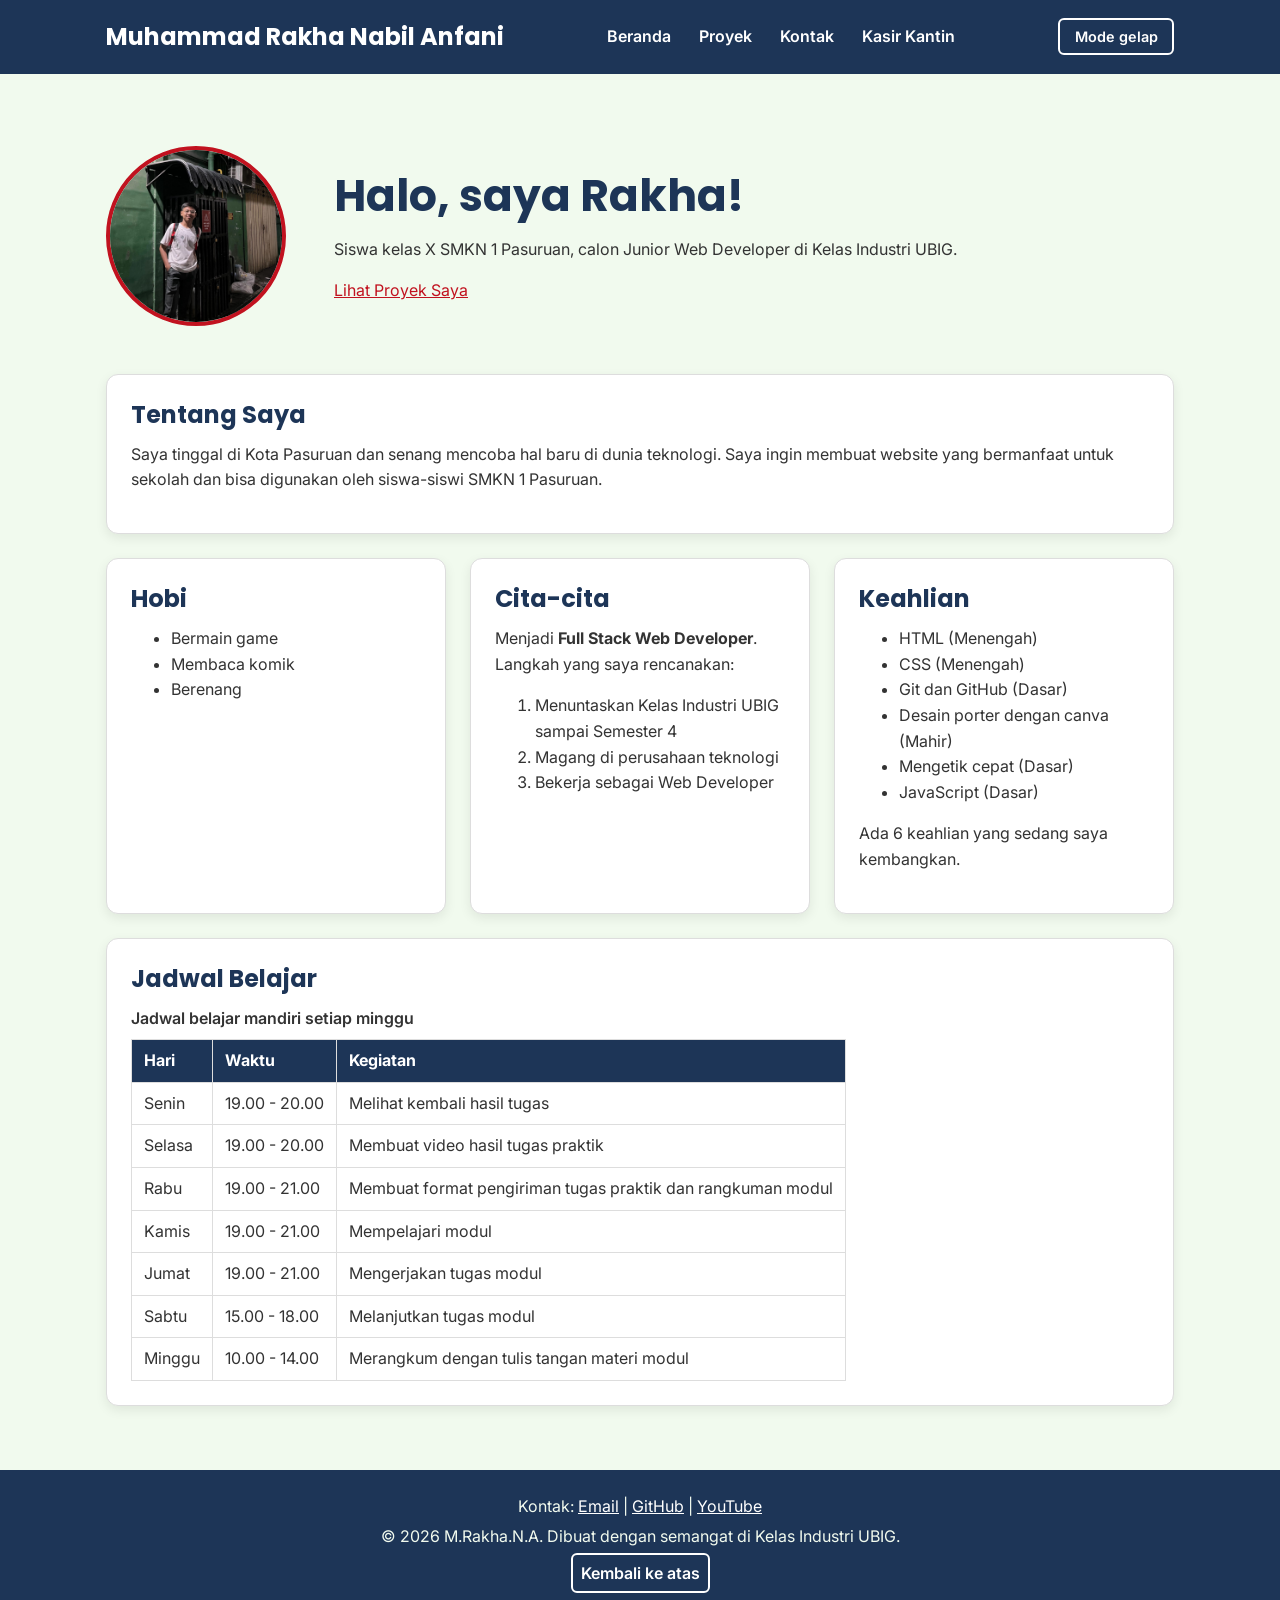
<file: index.html>
<!DOCTYPE html>
<html lang="id">
<head>
  <meta charset="UTF-8">
  <meta name="viewport" content="width=device-width, initial-scale=1.0">
  <meta name="description" content="Portofolio Muhammad Rakha Nabil Anfani, siswa SMK calon Junior Web Developer di Kelas Industri UBIG.">
  <title>Muhammad Rakha Nabil Anfani | Beranda</title>
  <link rel="icon" href="img/RkhMlgKtk.png">
  <link rel="preconnect" href="https://fonts.googleapis.com">
  <link rel="preconnect" href="https://fonts.gstatic.com" crossorigin>
  <link href="https://fonts.googleapis.com/css2?family=Inter:wght@400;600&family=Poppins:wght@600;700&display=swap" rel="stylesheet">
  <link rel="stylesheet" href="css/style.css">
  <script src="js/main.js" defer></script>
</head>
<body>
  <header>
    <div class="container navbar">
      <h1>Muhammad Rakha Nabil Anfani</h1>
      <nav class="menu-laptop">
        <ul>
          <li><a href="index.html">Beranda</a></li>
          <li><a href="proyek.html">Proyek</a></li>
          <li><a href="kontak.html">Kontak</a></li>
          <li><a href="kasir-kantin/kasirKantinSMKN1Pasuruan.html">Kasir Kantin</a></li>
        </ul>
      </nav>
      <button type="button" id="tombol-tema" class="tombol-tema">Mode gelap</button>
      <!-- Tantangan: menu ponsel yang bisa dibuka-tutup -->
      <details class="menu-ponsel">
        <summary>Menu</summary>
        <nav>
          <ul>
            <li><a href="index.html">Beranda</a></li>
            <li><a href="proyek.html">Proyek</a></li>
            <li><a href="kontak.html">Kontak</a></li>
            <li><a href="kasir-kantin/kasirKantinSMKN1Pasuruan.html">Kasir Kantin</a></li>
          </ul>
        </nav>
      </details>
    </div>
  </header>

  <main>
    <div class="container">
      <section class="hero">
        <img src="img/RkhMlgKtk.png" alt="Foto profil M.Rakha Nabil A." width="180" height="180">
        <div>
          <h2>Halo, saya Rakha!</h2>
          <p>Siswa kelas X SMKN 1 Pasuruan, calon Junior Web Developer di Kelas Industri UBIG.</p>
          <a href="proyek.html" class="tombol">Lihat Proyek Saya</a>
        </div>
      </section>

      <section class="kartu">
        <h2>Tentang Saya</h2>
        <p>Saya tinggal di Kota Pasuruan dan senang mencoba hal baru di dunia teknologi. Saya ingin membuat website yang bermanfaat untuk sekolah dan bisa digunakan oleh siswa-siswi SMKN 1 Pasuruan.</p>
      </section>

      <div class="daftar-kartu">
        <section class="kartu">
          <h2>Hobi</h2>
          <ul>
            <li>Bermain game</li>
            <li>Membaca komik</li>
            <li>Berenang</li>
          </ul>
        </section>

        <section class="kartu">
          <h2>Cita-cita</h2>
          <p>Menjadi <strong>Full Stack Web Developer</strong>. Langkah yang saya rencanakan:</p>
          <ol>
            <li>Menuntaskan Kelas Industri UBIG sampai Semester 4</li>
            <li>Magang di perusahaan teknologi</li>
            <li>Bekerja sebagai Web Developer</li>
          </ol>
        </section>

        <section class="kartu">
          <h2>Keahlian</h2>
          <ul id="daftar-skill"></ul>
          <p id="jumlah-skill"></p>
        </section>
      </div>

      <section class="kartu">
        <h2>Jadwal Belajar</h2>
        <table>
          <caption>Jadwal belajar mandiri setiap minggu</caption>
          <thead>
            <tr>
              <th>Hari</th>
              <th>Waktu</th>
              <th>Kegiatan</th>
            </tr>
          </thead>
          <tbody>
             <tr>
              <td>Senin</td>
              <td>19.00 - 20.00</td>
              <td>Melihat kembali hasil tugas</td>
            </tr>
            <tr>
              <td>Selasa</td>
              <td>19.00 - 20.00</td>
              <td>Membuat video hasil tugas praktik</td>
            </tr>
            <tr>
              <td>Rabu</td>
              <td>19.00 - 21.00</td>
              <td>Membuat format pengiriman tugas praktik dan rangkuman modul</td>
            </tr>
            <tr>
              <td>Kamis</td>
              <td>19.00 - 21.00</td>
              <td>Mempelajari modul</td>
            </tr>
            <tr>
              <td>Jumat</td>
              <td>19.00 - 21.00</td>
              <td>Mengerjakan tugas modul</td>
            </tr>
            <tr>
              <td>Sabtu</td>
              <td>15.00 - 18.00</td>
              <td>Melanjutkan tugas modul</td>
            </tr>
            <tr>
              <td>Minggu</td>
              <td>10.00 - 14.00</td>
              <td>Merangkum dengan tulis tangan materi modul </td>
            </tr>
          </tbody>
        </table>
      </section>
    </div>
  </main>

  <footer>
    <p>Kontak: <a href="mailto:M.Rakha.Nabil.A@gmail.com">Email</a> |
      <a href="https://github.com/Rakhaa01" target="_blank">GitHub</a> |
      <a href="https://www.youtube.com/@M.Rakha0" target="_blank">YouTube</a></p>
    <p>&copy; 2026 M.Rakha.N.A. Dibuat dengan semangat di Kelas Industri UBIG.</p>
    <button type="button" id="tombol-atas" class="tombol-atas">Kembali ke atas</button>
  </footer>
</body>
</html>
</file>
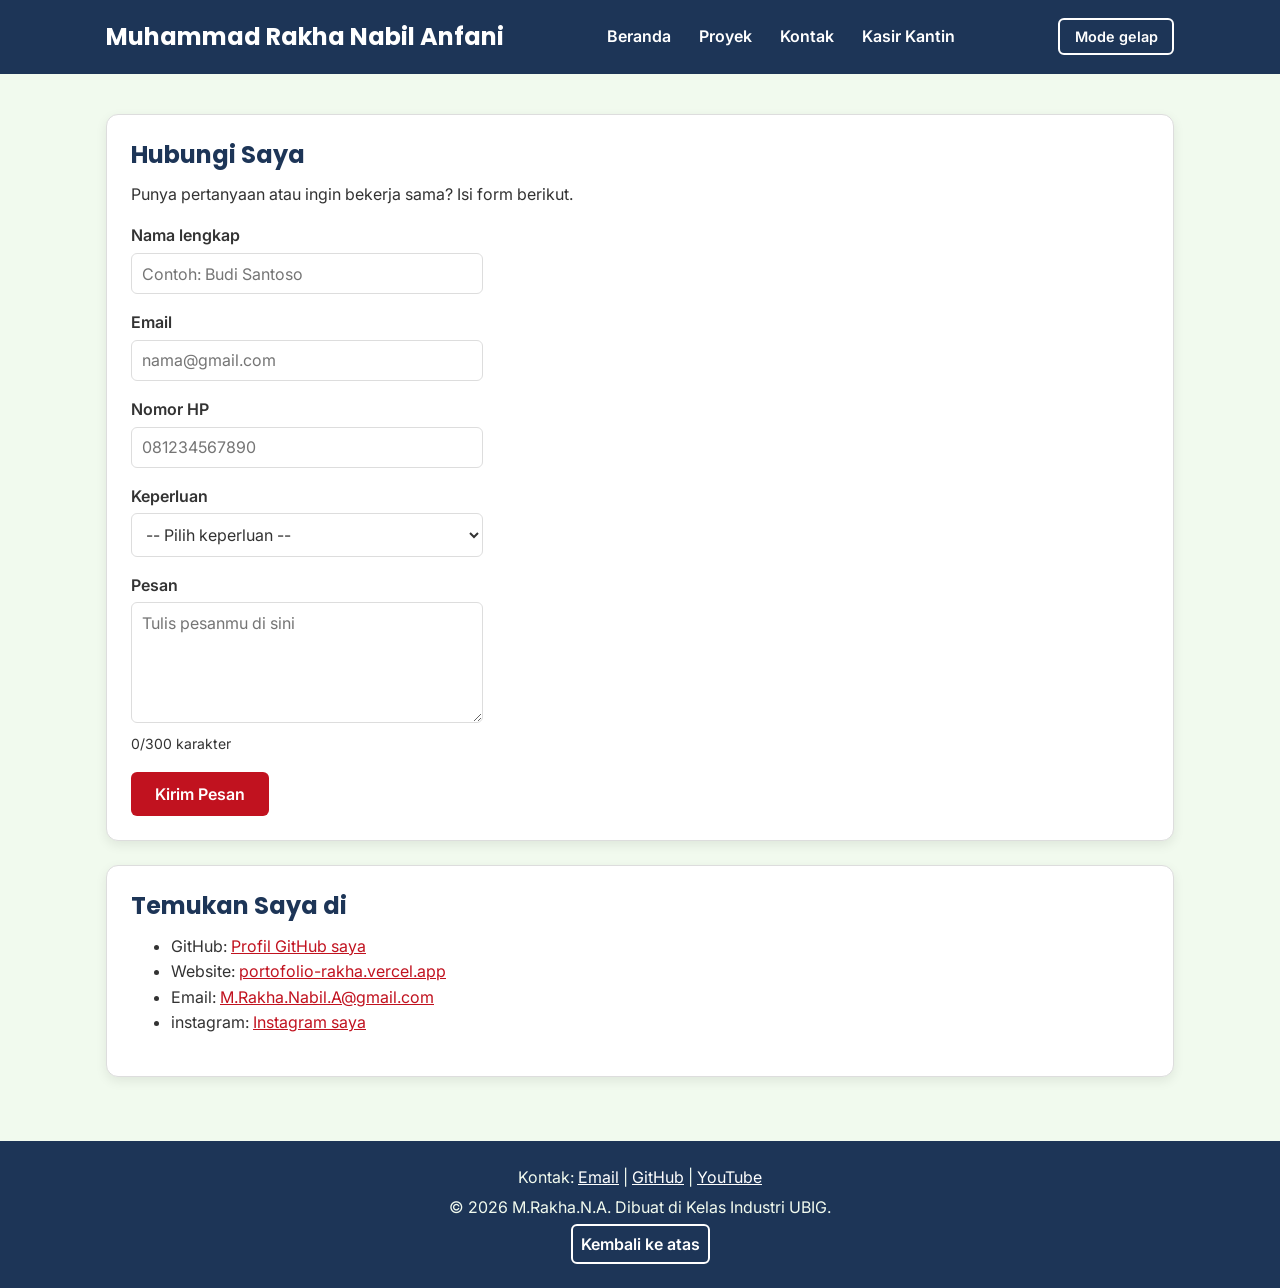
<file: kontak.html>
<!DOCTYPE html>
<html lang="id">
<head>
  <meta charset="UTF-8">
  <meta name="viewport" content="width=device-width, initial-scale=1.0">
  <meta name="description" content="Hubungi Muhammad Rakha Nabil Anfani melalui form kontsk, email, atau GitHub.">
  <title>Muhammad Rakha Nabil Anfani | Kontak</title>
  <link rel="icon" href="img/RkhMlgKtk.png">
  <link rel="preconnect" href="https://fonts.googleapis.com">
  <link rel="preconnect" href="https://fonts.gstatic.com" crossorigin>
  <link href="https://fonts.googleapis.com/css2?family=Inter:wght@400;600&family=Poppins:wght@600;700&display=swap" rel="stylesheet">
  <link rel="stylesheet" href="css/style.css">
  <script src="js/main.js" defer></script>
</head>
<body>
  <header>
    <div class="container navbar">
      <h1>Muhammad Rakha Nabil Anfani</h1>
      <nav class="menu-laptop">
        <ul>
          <li><a href="index.html">Beranda</a></li>
          <li><a href="proyek.html">Proyek</a></li>
          <li><a href="kontak.html">Kontak</a></li>
          <li><a href="kasir-kantin/kasirKantinSMKN1Pasuruan.html">Kasir Kantin</a></li>
        </ul>
      </nav>
      <button type="button" id="tombol-tema" class="tombol-tema">Mode gelap</button>
      <!-- Tantangan: menu ponsel yang bisa dibuka-tutup -->
      <details class="menu-ponsel">
        <summary>Menu</summary>
        <nav>
          <ul>
            <li><a href="index.html">Beranda</a></li>
            <li><a href="proyek.html">Proyek</a></li>
            <li><a href="kontak.html">Kontak</a></li>
            <li><a href="kasir-kantin/kasirKantinSMKN1Pasuruan.html">Kasir Kantin</a></li>
          </ul>
        </nav>
      </details>
    </div>
  </header>

  <main>
    <div class="container">
      <section class="kartu">
        <h2>Hubungi Saya</h2>
        <p>Punya pertanyaan atau ingin bekerja sama? Isi form berikut.</p>

        <form>
          <p>
            <label for="nama">Nama lengkap</label><br>
            <input type="text" id="nama" name="nama" placeholder="Contoh: Budi Santoso" required>
          </p>
          <p>
            <label for="email">Email</label><br>
            <input type="email" id="email" name="email" placeholder="nama@gmail.com" required>
          </p>
          <p>
            <label for="hp">Nomor HP</label><br>
            <input type="tel" id="hp" name="hp" placeholder="081234567890" required>
          </p>
          <p>
            <label for="keperluan">Keperluan</label><br>
            <select id="keperluan" name="keperluan" required>
              <option value="">-- Pilih keperluan --</option>
              <option value="bertanya">Bertanya</option>
              <option value="kerja-sama">Kerja sama proyek</option>
              <option value="lainnya">Lainnya</option>
            </select>
          </p>
          <p>
            <label for="pesan">Pesan</label><br>
            <textarea id="pesan" name="pesan" rows="5" cols="40" maxlength="300" placeholder="Tulis pesanmu di sini" required></textarea><br>
            <span id="hitung-karakter" class="keterangan">0/300 karakter</span>
          </p>
          <button type="submit">Kirim Pesan</button>
        </form>
      </section>
      <section class="kartu">
        <h2>Temukan Saya di</h2>
          <ul>
            <li>GitHub: <a href="https://github.com/Rakhaa01" target="_blank">Profil GitHub saya</a></li>
            <li>Website: <a href="https://portofolio-rakha-gamma.vercel.app/">portofolio-rakha.vercel.app</a></li>
            <li>Email: <a href="mailto:M.Rakha.Nabil.A@gmail.com">M.Rakha.Nabil.A@gmail.com</a></li>
            <li>instagram: <a href="https://www.instagram.com/m_rakhaa_/">Instagram saya</a></li>
           </ul>
      </section>
    </div>
  </main>

  <footer>
    <p>Kontak: <a href="mailto:M.Rakha.Nabil.A@gmail.com">Email</a> |
      <a href="https://github.com/Rakhaa01" target="_blank">GitHub</a> |
      <a href="https://www.youtube.com/@M.Rakha0" target="_blank">YouTube</a></p>
    <p>&copy; 2026 M.Rakha.N.A. Dibuat di Kelas Industri UBIG.</p>
    <button type="button" id="tombol-atas" class="tombol-atas">Kembali ke atas</button>
  </footer>
</body>
</html>
</file>
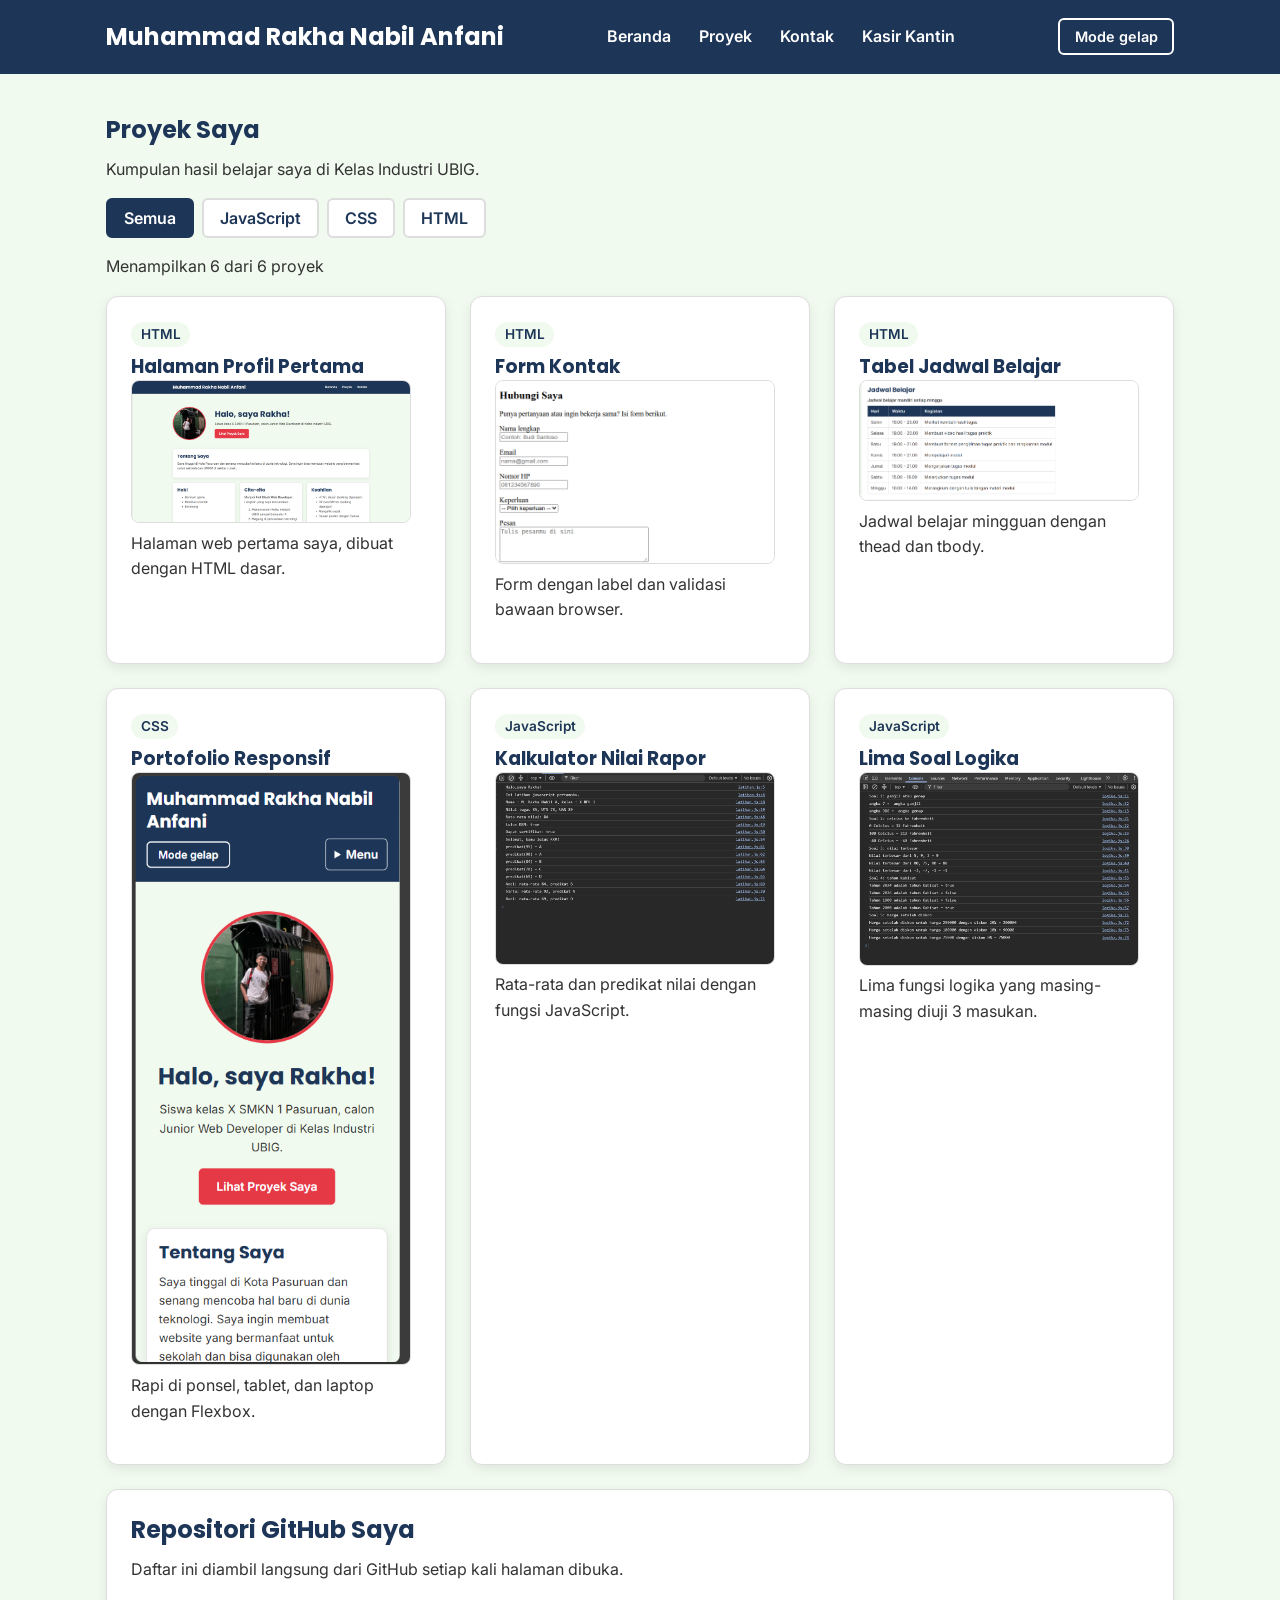
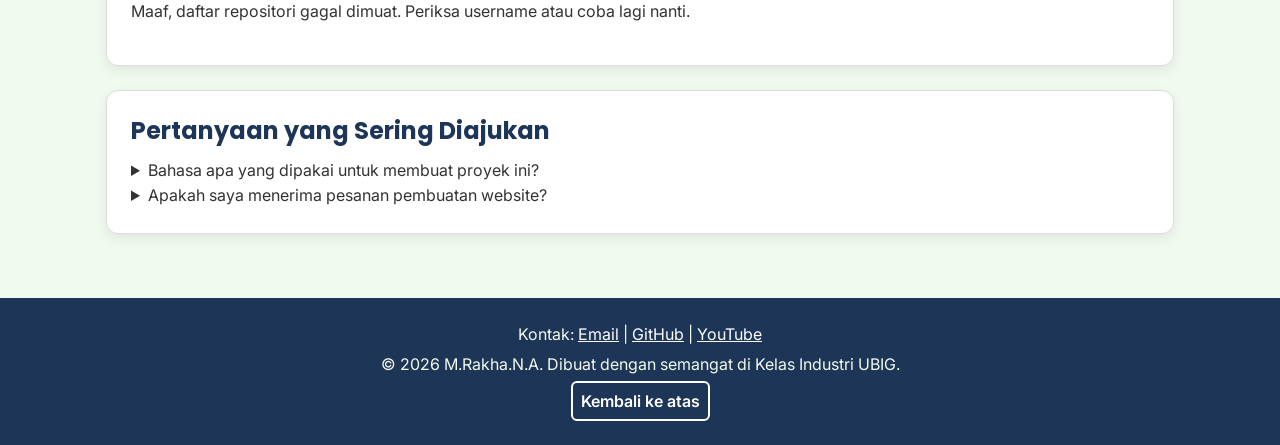
<file: proyek.html>
<!DOCTYPE html>
<html lang="id">
<head>
  <meta charset="UTF-8">
  <meta name="viewport" content="width=device-width, initial-scale=1.0">
  <meta name="description" content="Daftar proyek HTML, CSS, dan JavaScript karya Muhammad Rakha NAbil Anfani beserta repositori GitHub terbarunya.">
  <title>Muhammad Rakha Nabil Anfani | Proyek</title>
  <link rel="icon" href="img/RkhMlgKtk.png">
  <link rel="preconnect" href="https://fonts.googleapis.com">
  <link rel="preconnect" href="https://fonts.gstatic.com" crossorigin>
  <link href="https://fonts.googleapis.com/css2?family=Inter:wght@400;600&family=Poppins:wght@600;700&display=swap" rel="stylesheet">
  <link rel="stylesheet" href="css/style.css">
  <script src="js/main.js" defer></script>
</head>
<body>
  <header>
    <div class="container navbar">
      <h1>Muhammad Rakha Nabil Anfani</h1>
      <nav class="menu-laptop">
        <ul>
          <li><a href="index.html">Beranda</a></li>
          <li><a href="proyek.html">Proyek</a></li>
          <li><a href="kontak.html">Kontak</a></li>
          <li><a href="kasir-kantin/kasirKantinSMKN1Pasuruan.html">Kasir Kantin</a></li>
        </ul>
      </nav>
      <button type="button" id="tombol-tema" class="tombol-tema">Mode gelap</button>
      <!-- Tantangan: menu ponsel yang bisa dibuka-tutup -->
      <details class="menu-ponsel">
        <summary>Menu</summary>
        <nav>
          <ul>
            <li><a href="index.html">Beranda</a></li>
            <li><a href="proyek.html">Proyek</a></li>
            <li><a href="kontak.html">Kontak</a></li>
            <li><a href="kasir-kantin/kasirKantinSMKN1Pasuruan.html">Kasir Kantin</a></li>
          </ul>
        </nav>
      </details>
    </div>
  </header>

  <main>
    <div class="container">
      <section>
        <h2>Proyek Saya</h2>
        <p>Kumpulan hasil belajar saya di Kelas Industri UBIG.</p>

        <div class="filter">
          <button type="button" class="tombol-filter aktif" id="filter-semua">Semua</button>
          <button type="button" class="tombol-filter" id="filter-javascript">JavaScript</button>
          <button type="button" class="tombol-filter" id="filter-css">CSS</button>
          <button type="button" class="tombol-filter" id="filter-html">HTML</button>
        </div>

        <p id="jumlah-proyek"></p>

        <div class="daftar-kartu" id="daftar-proyek"></div>
      </section>

      <!-- FAQ dengan details dan summary -->
      <section class="kartu">
        <h2>Repositori GitHub Saya</h2>
        <p>Daftar ini diambil langsung dari GitHub setiap kali halaman dibuka.</p>
        <p id="status-repo"></p>
        <ul id="daftar-repo"></ul>
      </section>
      
      <section class="kartu">
        <h2>Pertanyaan yang Sering Diajukan</h2>
        <details>
          <summary>Bahasa apa yang dipakai untuk membuat proyek ini?</summary>
          <p>Proyek di halaman ini dibuat dengan HTML, CSS, dan JavaScript. Pilih tombol kategori di atas untuk melihat proyek per bahasa.</p>
        </details>
        <details>
          <summary>Apakah saya menerima pesanan pembuatan website?</summary>
          <p>Belum, saya masih belajar. Namun kamu tetap boleh menghubungi saya melalui halaman Kontak.</p>
        </details>
      </section>
    </div>
  </main>

  <footer>
    <p>Kontak: <a href="mailto:M.Rakha.Nabil.A@gmail.com">Email</a> |
      <a href="https://github.com/Rakhaa01" target="_blank">GitHub</a> |
      <a href="https://www.youtube.com/@M.Rakha0" target="_blank">YouTube</a></p>
    <p>&copy; 2026 M.Rakha.N.A. Dibuat dengan semangat di Kelas Industri UBIG.</p>
    <button type="button" id="tombol-atas" class="tombol-atas">Kembali ke atas</button>
  </footer>
</body>
</html>
</file>
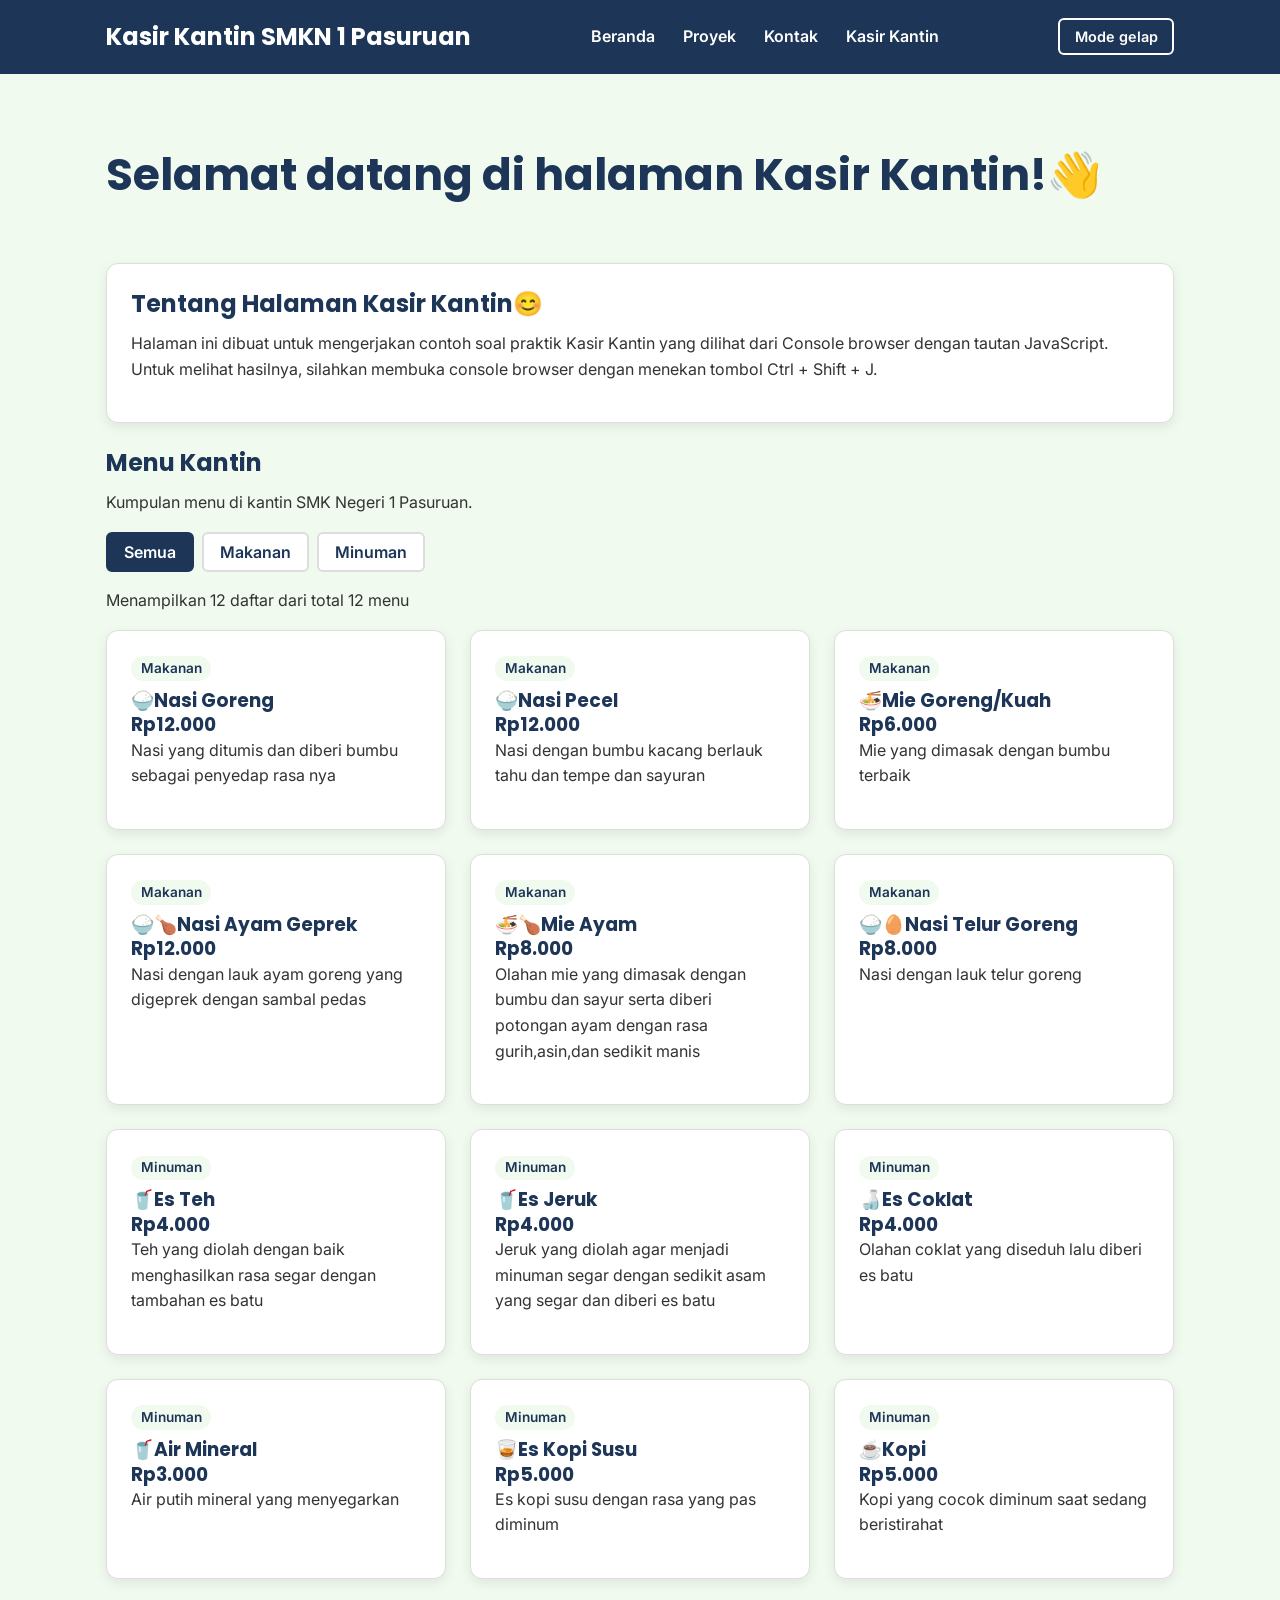
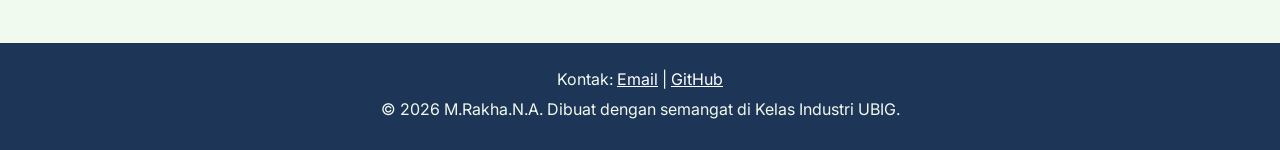
<file: kasir-kantin/kasirKantinSMKN1Pasuruan.html>
<!DOCTYPE html>
<html lang="id">
<head>
  <meta charset="UTF-8">
  <meta name="viewport" content="width=device-width, initial-scale=1.0">
  <title>Kasir Kantin SMKN 1 Pasuruan</title>
  <link rel="icon" href="../img/RkhMlgKtk.png">
  <link rel="preconnect" href="https://fonts.googleapis.com">
  <link rel="preconnect" href="https://fonts.gstatic.com" crossorigin>
  <link href="https://fonts.googleapis.com/css2?family=Inter:wght@400;600&family=Poppins:wght@600;700&display=swap" rel="stylesheet">
  <link rel="stylesheet" href="styleKantin.css">
  <script src="kantin.js" defer></script>
</head>
<body>
  <header>
    <div class="container navbar">
      <h1>Kasir Kantin SMKN 1 Pasuruan</h1>
           <nav class="menu-laptop">
        <ul>
          <li><a href="../index.html">Beranda</a></li>
          <li><a href="../proyek.html">Proyek</a></li>
          <li><a href="../kontak.html">Kontak</a></li>
          <li><a href="kasirKantinSMKN1Pasuruan.html">Kasir Kantin</a></li>
        </ul>
      </nav>
      <button type="button" id="tombol-tema" class="tombol-tema">Mode gelap</button>
      <!-- Tantangan: menu ponsel yang bisa dibuka-tutup -->
      <details class="menu-ponsel">
        <summary>Menu</summary>
        <nav>
          <ul>
            <li><a href="../index.html">Beranda</a></li>
            <li><a href="../proyek.html">Proyek</a></li>
            <li><a href="../kontak.html">Kontak</a></li>
            <li><a href="kasirKantinSMKN1Pasuruan.html">Kasir Kantin</a></li>
          </ul>
        </nav>
    </div>
  </header>

  <main>
    <div class="container">
      <section class="hero">
        <div>
          <h2>Selamat datang di halaman Kasir Kantin!👋</h2>
        </div>
      </section>

      <section class="kartu">
        <h2>Tentang Halaman Kasir Kantin😊</h2>
        <p>Halaman ini dibuat untuk mengerjakan contoh soal praktik Kasir Kantin yang dilihat dari Console browser dengan tautan JavaScript.
          Untuk melihat hasilnya, silahkan membuka console browser dengan menekan tombol Ctrl + Shift + J.
        </p>
      </section>
      <section>
        <h2>Menu Kantin</h2>
        <p>Kumpulan menu di kantin SMK Negeri 1 Pasuruan.</p>

        <div class="filter">
          <button type="button" class="tombol-filter aktif" id="filter-semua">Semua</button>
          <button type="button" class="tombol-filter" id="filter-makanan">Makanan</button>
          <button type="button" class="tombol-filter" id="filter-minuman">Minuman</button>
        </div>

        <p id="jumlah-menu"></p>

        <div class="daftar-kartu" id="daftar-menu"></div>
      </section>
  </main>

  <footer>
    <p>Kontak: <a href="mailto:M.Rakha.Nabil.A@gmail.com">Email</a> |
      <a href="https://github.com/Rakhaa01" target="_blank">GitHub</a> 
    <p>&copy; 2026 M.Rakha.N.A. Dibuat dengan semangat di Kelas Industri UBIG.</p>
  </footer>
</body>
</html>
</file>
<file: css/style.css>
/* Gaya portofolio Andi Pratama
   Palet: #1D3557 (utama), #E63946 (aksen), #F1FAEE (latar)
   Huruf: Poppins (judul), Inter (isi)
   Tata letak: mobile first, titik ubah 768px (tablet) dan 1024px (laptop) */

/* 1. Reset */
* {
  box-sizing: border-box;
  margin: 0;
}

img {
  max-width: 100%;
  height: auto;
}

/* 2. Dasar halaman: warna dan huruf */
:root {
  --warna-utama: #1D3557;
  --warna-judul: #1D3557;
  --warna-aksen: #C1121F;
  --warna-tautan: #C1121F;
  --warna-latar: #F1FAEE;
  --warna-teks: #333333;
  --warna-kartu: #FFFFFF;
  --warna-garis: #DDDDDD;
}

body {
  font-family: "Inter", Arial, sans-serif;
  font-size: 1rem;
  line-height: 1.6;
  color: var(--warna-teks);
  background-color: var(--warna-latar);
}

h1, h2, h3 {
  font-family: "Poppins", Arial, sans-serif;
  color: var(--warna-judul);
  line-height: 1.3;
}

h2 {
  margin-bottom: 0.75rem;
}

p, ul, ol {
  margin-bottom: 1rem;
}

a {
  color: var(--warna-tautan);
}

/* 3. Wadah, header, dan menu */
.container {
  max-width: 1100px;
  margin: 0 auto;
  padding: 0 1rem;
}

header {
  background-color: var(--warna-utama);
  color: #FFFFFF;
  padding: 1rem 0;
}

header h1 {
  color: #FFFFFF;
  font-size: 1.5rem;
}

.navbar {
  display: flex;
  flex-wrap: wrap;
  justify-content: space-between;
  align-items: center;
  gap: 0.5rem;
}

nav ul {
  display: flex;
  gap: 0.25rem;
  padding: 0;
  margin: 0;
  list-style: none;
}

nav a {
  display: inline-block;
  padding: 0.5rem 0.75rem;
  border-radius: 6px;
  color: #FFFFFF;
  font-weight: 600;
  text-decoration: none;
}

/* Tantangan: menu ponsel buka-tutup dengan details */
.menu-laptop {
  display: none;
}

.menu-ponsel summary {
  padding: 0.5rem 0.75rem;
  border: 1px solid #FFFFFF;
  border-radius: 6px;
  font-weight: 600;
  cursor: pointer;
}

.menu-ponsel ul {
  flex-direction: column;
  margin-top: 0.5rem;
}

/* 4. Isi utama, hero, dan kartu */
main {
  padding: 1.5rem 0;
}

.hero {
  display: flex;
  flex-direction: column;
  align-items: center;
  gap: 1.5rem;
  padding: 1rem 0 2rem;
  text-align: center;
}

.hero img {
  border: 4px solid var(--warna-aksen);
  border-radius: 50%;
}

.hero h2 {
  font-size: 2rem;
}

.kartu {
  background-color: var(--warna-kartu);
  padding: 1rem;
  margin-bottom: 1.5rem;
  border: 1px solid var(--warna-garis);
  border-radius: 12px;
  box-shadow: 0 4px 12px rgba(0, 0, 0, 0.08);
}

.daftar-kartu {
  display: flex;
  flex-wrap: wrap;
  gap: 1.5rem;
  margin-bottom: 1.5rem;
}

.daftar-kartu .kartu {
  flex: 1 1 280px;
  margin-bottom: 0;
}

#daftar-proyek {
  min-height: 30rem;
}

article img {
  border-radius: 8px;
  border: 1px solid var(--warna-garis);
}

/* 5. Tabel */
table {
  border-collapse: collapse;
}

caption {
  font-weight: 600;
  text-align: left;
  margin-bottom: 0.5rem;
}

th, td {
  border: 1px solid var(--warna-garis);
  padding: 0.5rem 0.75rem;
  text-align: left;
}

th {
  background-color: var(--warna-utama);
  color: #FFFFFF;
}

/* 6. Form */
label {
  font-weight: 600;
}

input, select, textarea {
  width: 100%;
  max-width: 22rem;
  padding: 0.6rem;
  margin-top: 0.25rem;
  border: 1px solid var(--warna-garis);
  border-radius: 6px;
  font-family: inherit;
  font-size: 1rem;
  background-color: var(--warna-kartu);
  color: var(--warna-teks);
}

button {
  padding: 0.75rem 1.5rem;
  border: none;
  border-radius: 6px;
  background-color: var(--warna-aksen);
  color: #FFFFFF;
  font-family: inherit;
  font-size: 1rem;
  font-weight: 600;
  cursor: pointer;
}

.keterangan {
  font-size: 0.875rem;
}

/* 7. Footer */
footer {
  background-color: var(--warna-utama);
  color: #F1FAEE;
  text-align: center;
  padding: 1.5rem;
}

footer p {
  margin-bottom: 0.25rem;
}

footer a {
  color: #FFFFFF;
}

/* 8. Tablet: lebar layar 768px ke atas */
@media (min-width: 768px) {
  .menu-laptop {
    display: block;
  }

  .menu-ponsel {
    display: none;
  }

  .hero {
    flex-direction: row;
    padding: 2rem 0 3rem;
    text-align: left;
  }

  .kartu {
    padding: 1.5rem;
  }
}

/* 9. Laptop: lebar layar 1024px ke atas */
@media (min-width: 1024px) {
  main {
    padding: 2.5rem 0;
  }

  .hero {
    gap: 3rem;
  }

  .hero h2 {
    font-size: 2.75rem;
  }
}

/* 10. Tombol tema, filter, dan label kategori */
.tombol-tema {
  padding: 0.5rem 0.9rem;
  border: 2px solid #FFFFFF;
  background-color: transparent;
  font-size: 0.9rem;
}

.filter {
  display: flex;
  flex-wrap: wrap;
  gap: 0.5rem;
  margin-bottom: 1rem;
}

.tombol-filter {
  padding: 0.5rem 1rem;
  border: 2px solid var(--warna-garis);
  background-color: var(--warna-kartu);
  color: var(--warna-judul);
}

.tombol-filter.aktif {
  border-color: var(--warna-utama);
  background-color: var(--warna-utama);
  color: #FFFFFF;
}

.label {
  display: inline-block;
  padding: 0.1rem 0.6rem;
  margin-bottom: 0.5rem;
  border-radius: 999px;
  background-color: var(--warna-latar);
  color: var(--warna-judul);
  font-size: 0.85rem;
  font-weight: 600;
}

/* 11. Tema gelap: isi variabelcdiganti saat body memiliki class gelap */
body.gelap {
  --warna-utama :#0B1526;
  --warna-judul: #A8DADC;
  --warna-tautan: #FF8A8A;
  --warna-latar: #121A24;
  --warna-teks: #E3E8EE;
  --warna-kartu: #1C2836;
  --warna-garis: #34465A;
}

/* 12. Tombol kembali ke atas halaman */
.tombol-atas {
  background-color: transparent;
  border: 2px solid white;
  padding: 0.5rem;
}
</file>
<file: kasir-kantin/styleKantin.css>
/* Gaya portofolio Andi Pratama
   Palet: #1D3557 (utama), #E63946 (aksen), #F1FAEE (latar)
   Huruf: Poppins (judul), Inter (isi)
   Tata letak: mobile first, titik ubah 768px (tablet) dan 1024px (laptop) */

/* 1. Reset */
* {
  box-sizing: border-box;
  margin: 0;
}

img {
  max-width: 100%;
  height: auto;
}

/* 2. Dasar halaman: warna dan huruf */
:root {
  --warna-utama: #1D3557;
  --warna-judul: #1D3557;
  --warna-aksen: #E63946;
  --warna-tautan: #E63946;
  --warna-latar: #F1FAEE;
  --warna-teks: #333333;
  --warna-kartu: #FFFFFF;
  --warna-garis: #DDDDDD;
}

body {
  font-family: "Inter", Arial, sans-serif;
  font-size: 1rem;
  line-height: 1.6;
  color: var(--warna-teks);
  background-color: var(--warna-latar);
}

h1, h2, h3 {
  font-family: "Poppins", Arial, sans-serif;
  color: var(--warna-judul);
  line-height: 1.3;
}

h2 {
  margin-bottom: 0.75rem;
}

p, ul, ol {
  margin-bottom: 1rem;
}

a {
  color: var(--warna-tautan);
}

/* 3. Wadah, header, dan menu */
.container {
  max-width: 1100px;
  margin: 0 auto;
  padding: 0 1rem;
}

header {
  background-color: var(--warna-utama);
  color: #FFFFFF;
  padding: 1rem 0;
}

header h1 {
  color: #FFFFFF;
  font-size: 1.5rem;
}

.navbar {
  display: flex;
  flex-wrap: wrap;
  justify-content: space-between;
  align-items: center;
  gap: 0.5rem;
}

nav ul {
  display: flex;
  gap: 0.25rem;
  padding: 0;
  margin: 0;
  list-style: none;
}

nav a {
  display: inline-block;
  padding: 0.5rem 0.75rem;
  border-radius: 6px;
  color: #FFFFFF;
  font-weight: 600;
  text-decoration: none;
}

/* Tantangan: menu ponsel buka-tutup dengan details */
.menu-laptop {
  display: none;
}

.menu-ponsel summary {
  padding: 0.5rem 0.75rem;
  border: 1px solid #FFFFFF;
  border-radius: 6px;
  font-weight: 600;
  cursor: pointer;
}

.menu-ponsel ul {
  flex-direction: column;
  margin-top: 0.5rem;
}

/* 4. Isi utama, hero, dan kartu */
main {
  padding: 1.5rem 0;
}

.hero {
  display: flex;
  flex-direction: column;
  align-items: center;
  gap: 1.5rem;
  padding: 1rem 0 2rem;
  text-align: center;
}

.hero img {
  border: 4px solid var(--warna-aksen);
  border-radius: 50%;
}

.hero h2 {
  font-size: 2rem;
}

.kartu {
  background-color: var(--warna-kartu);
  padding: 1rem;
  margin-bottom: 1.5rem;
  border: 1px solid var(--warna-garis);
  border-radius: 12px;
  box-shadow: 0 4px 12px rgba(0, 0, 0, 0.08);
}

.daftar-kartu {
  display: flex;
  flex-wrap: wrap;
  gap: 1.5rem;
  margin-bottom: 1.5rem;
}

.daftar-kartu .kartu {
  flex: 1 1 280px;
  margin-bottom: 0;
}

article img {
  border-radius: 8px;
  border: 1px solid var(--warna-garis);
}

/* 5. Tabel */
table {
  border-collapse: collapse;
}

caption {
  font-weight: 600;
  text-align: left;
  margin-bottom: 0.5rem;
}

th, td {
  border: 1px solid var(--warna-garis);
  padding: 0.5rem 0.75rem;
  text-align: left;
}

th {
  background-color: var(--warna-utama);
  color: #FFFFFF;
}

/* 6. Form */
label {
  font-weight: 600;
}

input, select, textarea {
  width: 100%;
  max-width: 22rem;
  padding: 0.6rem;
  margin-top: 0.25rem;
  border: 1px solid var(--warna-garis);
  border-radius: 6px;
  font-family: inherit;
  font-size: 1rem;
  background-color: var(--warna-kartu);
  color: var(--warna-teks);
}

button {
  padding: 0.75rem 1.5rem;
  border: none;
  border-radius: 6px;
  background-color: var(--warna-aksen);
  color: #FFFFFF;
  font-family: inherit;
  font-size: 1rem;
  font-weight: 600;
  cursor: pointer;
}

.keterangan {
  font-size: 0.875rem;
}

/* 7. Footer */
footer {
  background-color: var(--warna-utama);
  color: #F1FAEE;
  text-align: center;
  padding: 1.5rem;
}

footer p {
  margin-bottom: 0.25rem;
}

footer a {
  color: #FFFFFF;
}

/* 8. Tablet: lebar layar 768px ke atas */
@media (min-width: 768px) {
  .menu-laptop {
    display: block;
  }

  .menu-ponsel {
    display: none;
  }

  .hero {
    flex-direction: row;
    padding: 2rem 0 3rem;
    text-align: left;
  }

  .kartu {
    padding: 1.5rem;
  }
}

/* 9. Laptop: lebar layar 1024px ke atas */
@media (min-width: 1024px) {
  main {
    padding: 2.5rem 0;
  }

  .hero {
    gap: 3rem;
  }

  .hero h2 {
    font-size: 2.75rem;
  }
}

/* 10. Tombol tema, filter, dan label kategori */
.tombol-tema {
  padding: 0.5rem 0.9rem;
  border: 2px solid #FFFFFF;
  background-color: transparent;
  font-size: 0.9rem;
}

.filter {
  display: flex;
  flex-wrap: wrap;
  gap: 0.5rem;
  margin-bottom: 1rem;
}

.tombol-filter {
  padding: 0.5rem 1rem;
  border: 2px solid var(--warna-garis);
  background-color: var(--warna-kartu);
  color: var(--warna-judul);
}

.tombol-filter.aktif {
  border-color: var(--warna-utama);
  background-color: var(--warna-utama);
  color: #FFFFFF;
}

.label {
  display: inline-block;
  padding: 0.1rem 0.6rem;
  margin-bottom: 0.5rem;
  border-radius: 999px;
  background-color: var(--warna-latar);
  color: var(--warna-judul);
  font-size: 0.85rem;
  font-weight: 600;
}

/* 11. Tema gelap: isi variabelcdiganti saat body memiliki class gelap */
body.gelap {
  --warna-utama :#0B1526;
  --warna-judul: #A8DADC;
  --warna-tautan: #FF8A8A;
  --warna-latar: #121A24;
  --warna-teks: #E3E8EE;
  --warna-kartu: #1C2836;
  --warna-garis: #34465A;
}
</file>
